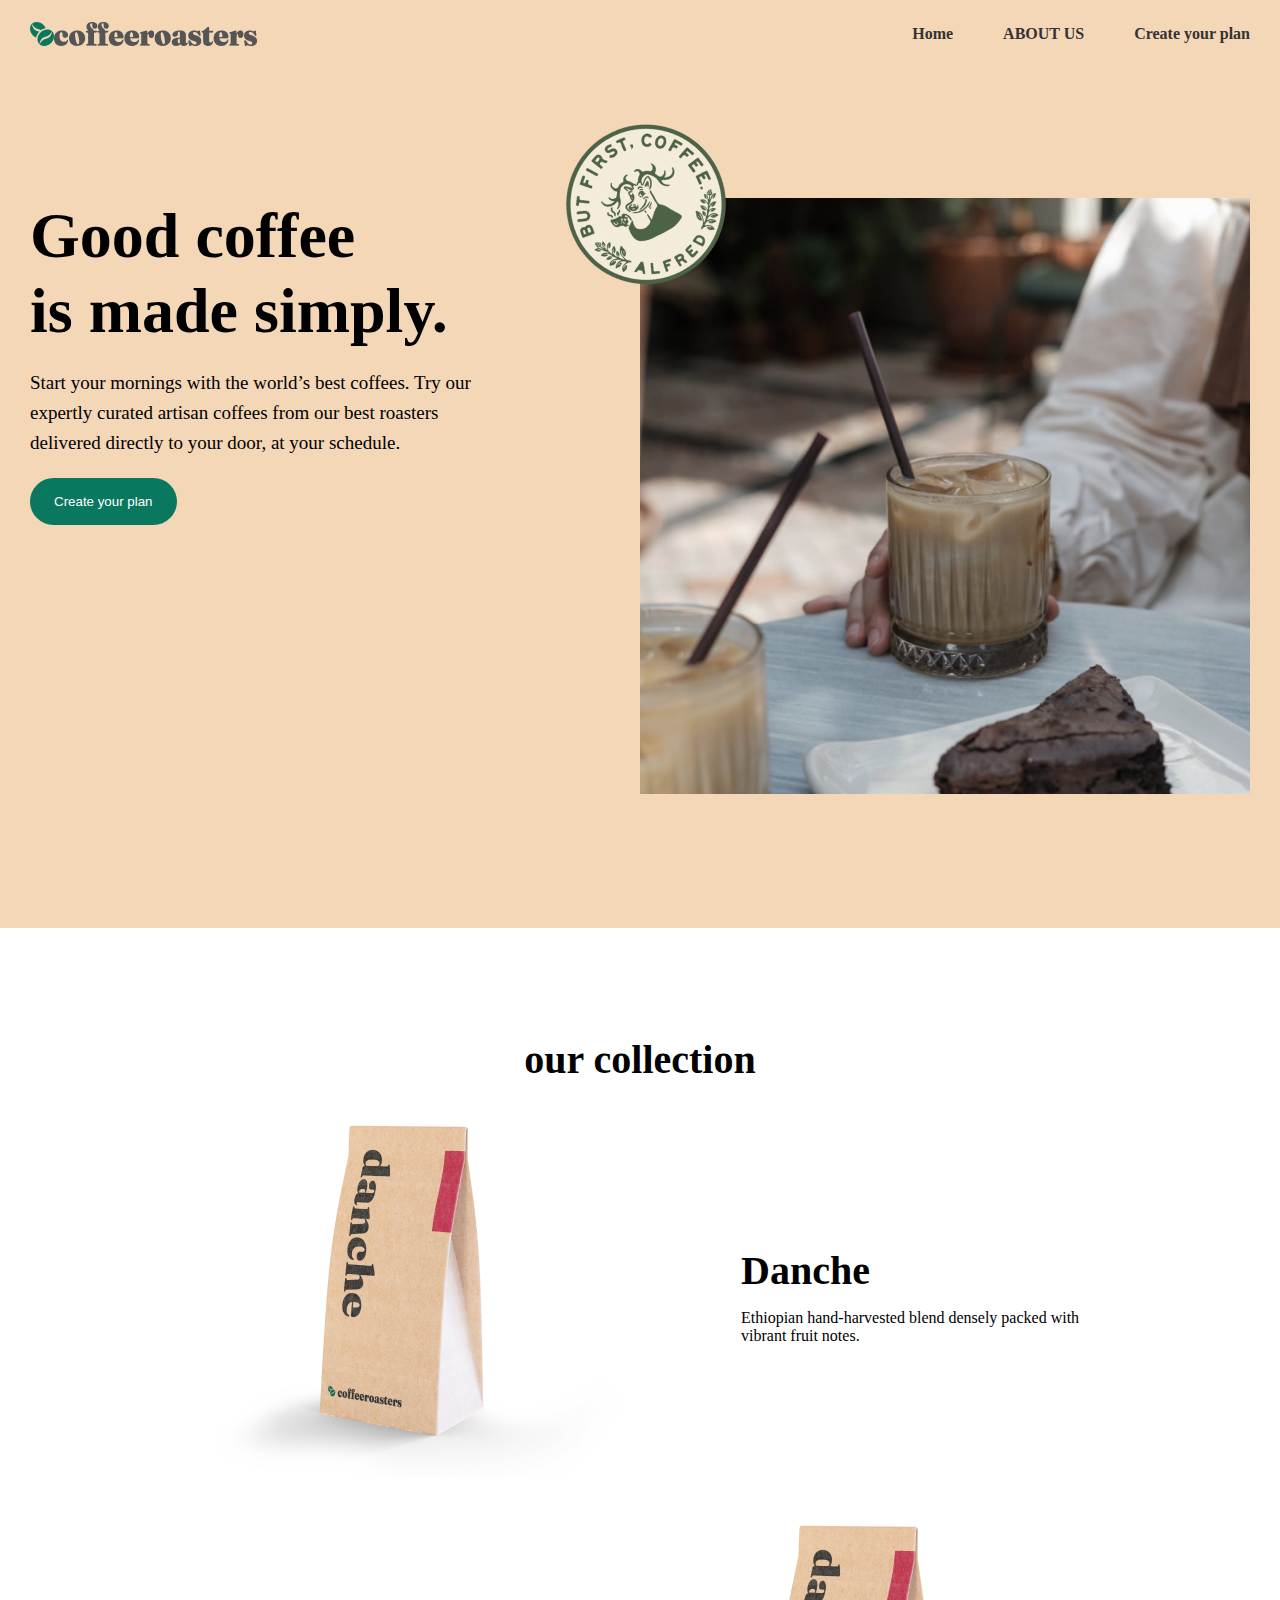
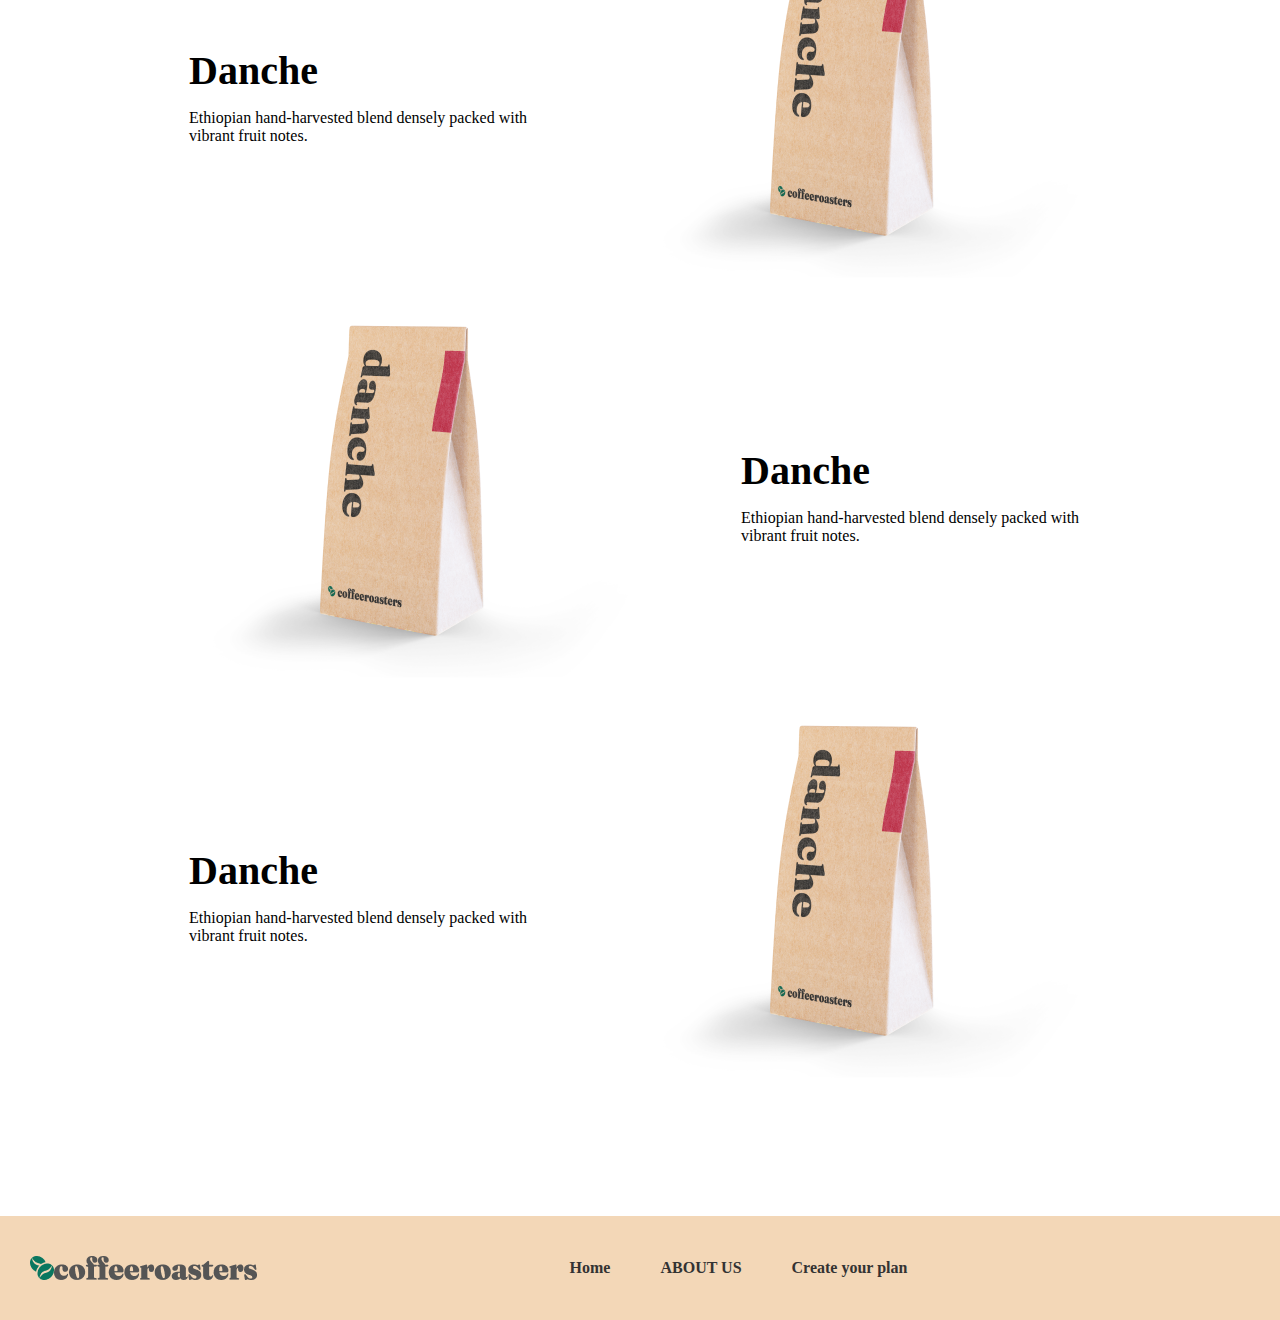
<file: index.html>
<!DOCTYPE html>
<html lang="en">
  <head>
    <meta charset="UTF-8" />
    <meta name="viewport" content="width=device-width, initial-scale=1.0" />
    <title>Document</title>
    <link rel="stylesheet" href="./style.css" />
    <link rel="stylesheet" href="https://cdnjs.cloudflare.com/ajax/libs/font-awesome/6.6.0/css/all.min.css" integrity="sha512-Kc323vGBEqzTmouAECnVceyQqyqdsSiqLQISBL29aUW4U/M7pSPA/gEUZQqv1cwx4OnYxTxve5UMg5GT6L4JJg==" crossorigin="anonymous" referrerpolicy="no-referrer" />
  </head>
  <body>
    <header>
      <div class="container">
        <img src="./img/Group 3614.png" alt="logo" />
        <ul class="menu">
          <li><a href="#">Home</a></li>
          <li><a href="./about.html">ABOUT US</a></li>
          <li><a href="#">Create your plan</a></li>
        </ul>
      </div>
    </header>
    <main>
      <section class="hero">
        <div class="container">
          <div class="hero-text">
            <h1>
              Good coffee <br />
              is made simply.
            </h1>
            <p>
              Start your mornings with the world’s best coffees. Try our
              expertly curated artisan coffees from our best roasters delivered
              directly to your door, at your schedule.
            </p>
            <button class="btn">Create your plan</button>
          </div>
          <div class="hero-img">
            <img src="./img/Rectangle 679.png" alt="sdf" class="katta" />
            <img src="./img/image 40.png" alt="se" class="kichik" />
          </div>
        </div>
      </section>
      <section class="container coffee">
        <h2>our collection</h2>
        <div class="ota">
          <img src="./img/kopi4.png" alt="asd" />
          <div class="coffee-text">
            <h2>Danche</h2>
            <p>
              Ethiopian hand-harvested blend densely packed with vibrant fruit
              notes.
            </p>
          </div>
          
        </div>
        <div class="ota">
            <div class="coffee-text">
                <h2>Danche</h2>
                <p>
                    Ethiopian hand-harvested blend densely packed with vibrant fruit
                    notes.
                </p>
            </div>
            <img src="./img/kopi4.png" alt="asd" />
            
          </div>
          <div class="ota">
            <img src="./img/kopi4.png" alt="asd" />
            <div class="coffee-text">
              <h2>Danche</h2>
              <p>
                Ethiopian hand-harvested blend densely packed with vibrant fruit
                notes.
              </p>
            </div>
            
          </div>
          <div class="ota">
              <div class="coffee-text">
                  <h2>Danche</h2>
                  <p>
                      Ethiopian hand-harvested blend densely packed with vibrant fruit
                      notes.
                  </p>
              </div>
              <img src="./img/kopi4.png" alt="asd" />
              
            </div>
      </section>
    </main>
    <footer>
        <div class="container">
          <img src="./img/Group 3614.png" alt="logo" />
          <ul class="menu">
            <li><a href="./index.html">Home</a></li>
            <li><a href="./about.html">ABOUT US</a></li>
            <li><a href="#">Create your plan</a></li>
          </ul>
          <div class="icons">
            <i class="fa-brands fa-facebook"></i>
            <i class="fa-brands fa-twitter"></i>
            <i class="fa-brands fa-instagram"></i>
          </div>
        </div>
      </footer>
  </body>
</html>
</file>
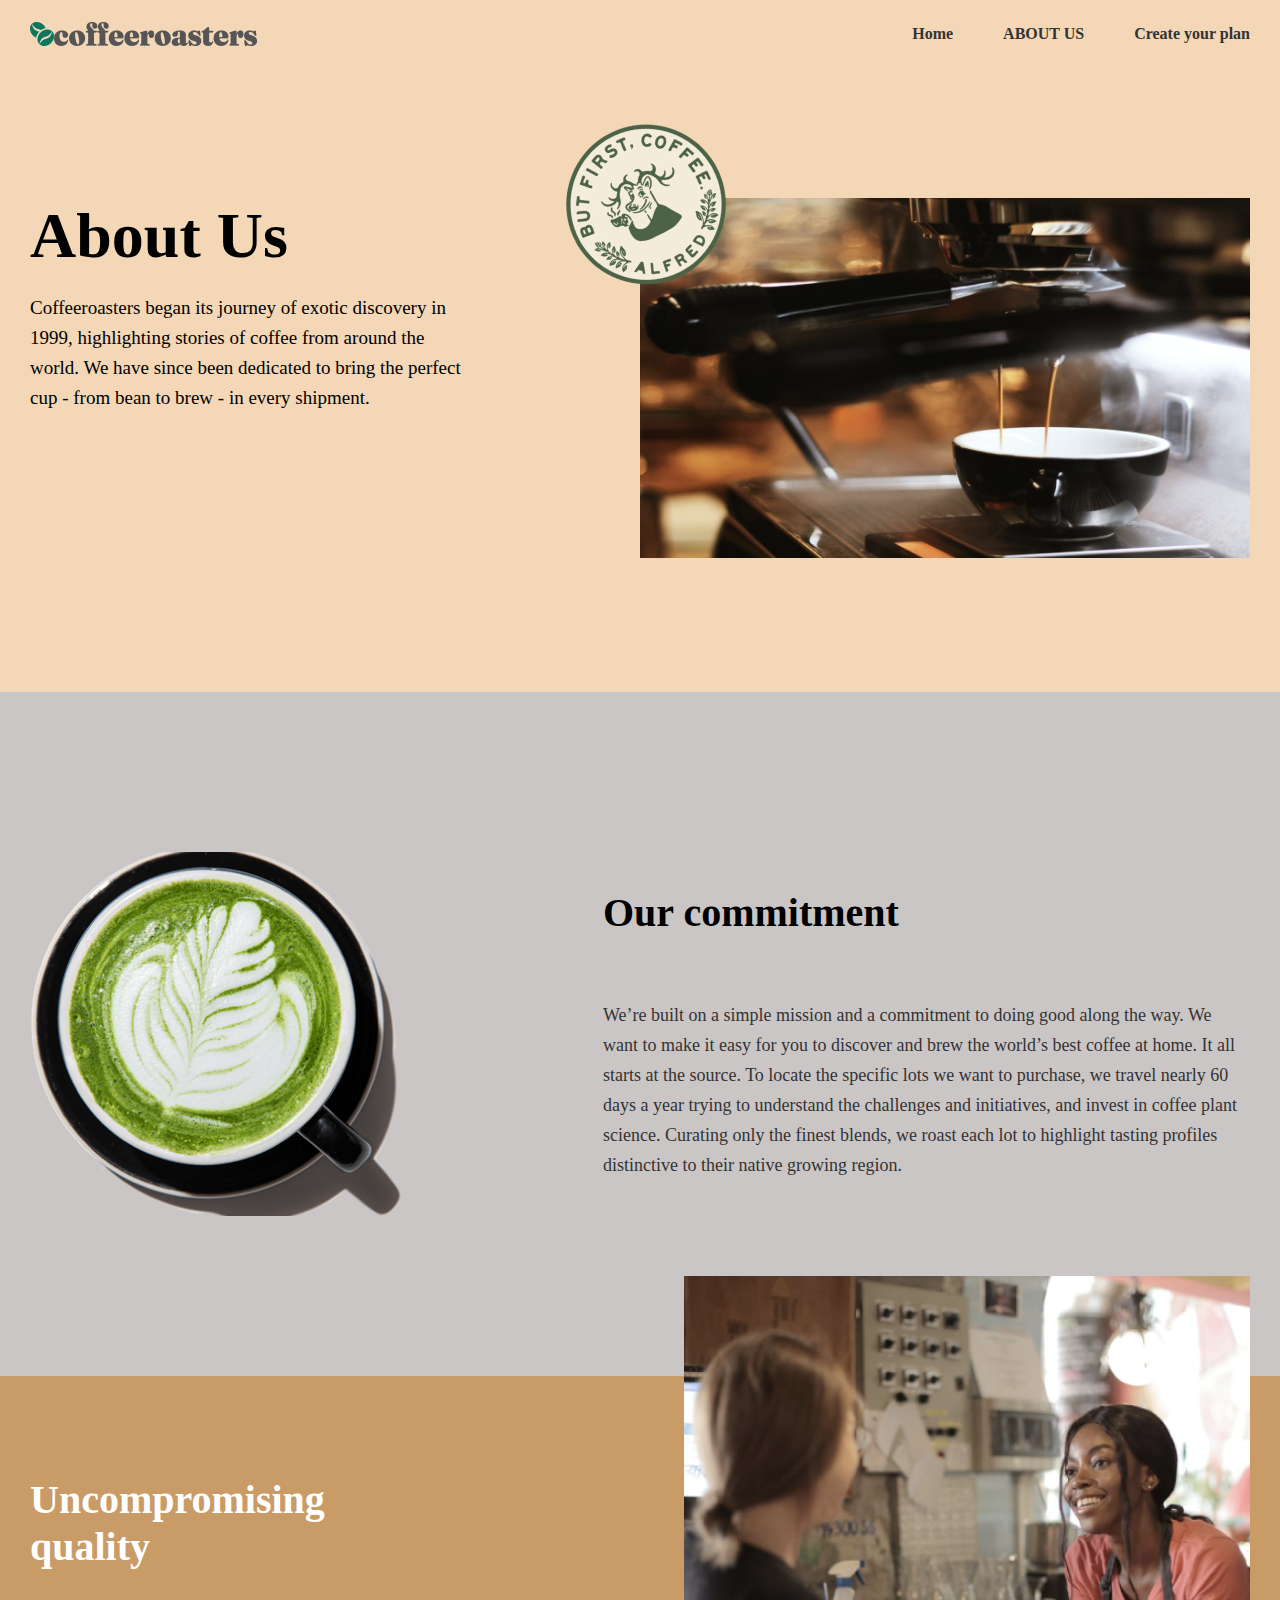
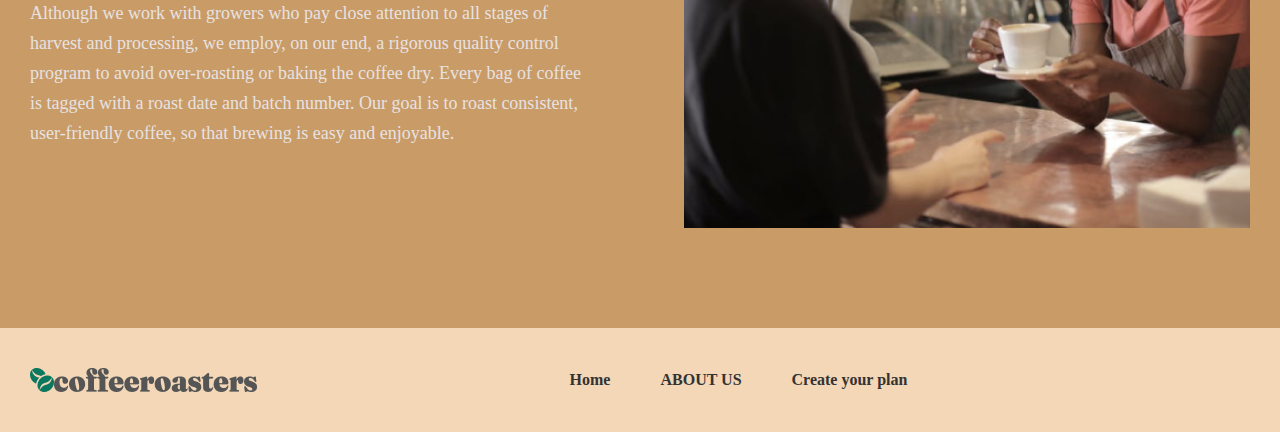
<file: about.html>
<!DOCTYPE html>
<html lang="en">
  <head>
    <meta charset="UTF-8" />
    <meta name="viewport" content="width=device-width, initial-scale=1.0" />
    <title>Document</title>
    <link rel="stylesheet" href="./style.css" />
    <link rel="stylesheet" href="https://cdnjs.cloudflare.com/ajax/libs/font-awesome/6.6.0/css/all.min.css" integrity="sha512-Kc323vGBEqzTmouAECnVceyQqyqdsSiqLQISBL29aUW4U/M7pSPA/gEUZQqv1cwx4OnYxTxve5UMg5GT6L4JJg==" crossorigin="anonymous" referrerpolicy="no-referrer" />
  </head>
  <body>
    <header>
      <div class="container">
        <img src="./img/Group 3614.png" alt="logo" />
        <ul class="menu">
          <li><a href="./index.html">Home</a></li>
          <li><a href="./about.html">ABOUT US</a></li>
          <li><a href="#">Create your plan</a></li>
        </ul>
      </div>
    </header>
    <main>
      <section class="hero">
        <div class="container">
          <div class="hero-text">
            <h1>About Us</h1>
            <p>
              Coffeeroasters began its journey of exotic discovery in 1999,
              highlighting stories of coffee from around the world. We have
              since been dedicated to bring the perfect cup - from bean to brew
              - in every shipment.
            </p>
          </div>
          <div class="hero-img">
            <img src="./img/Rectangle 679 (1).png" alt="sdf" class="katta" />
            <img src="./img/image 40.png" alt="se" class="kichik" />
          </div>
        </div>
      </section>
      <section class="our">
        <div class="container">
          <img src="./img/cup-6 1.png" alt="sdf" />
          <div class="our-text">
            <h2>Our commitment</h2>
            <p>
              We’re built on a simple mission and a commitment to doing good
              along the way. We want to make it easy for you to discover and
              brew the world’s best coffee at home. It all starts at the source.
              To locate the specific lots we want to purchase, we travel nearly
              60 days a year trying to understand the challenges and
              initiatives, and invest in coffee plant science. Curating only the
              finest blends, we roast each lot to highlight tasting profiles
              distinctive to their native growing region.
            </p>
          </div>
        </div>
      </section>
      <section class="quality">
        <div class="container">
          <div class="quality-text">
            <h2>
              Uncompromising <br />
              quality
            </h2>
            <p>
              Although we work with growers who pay close attention to all stages
              of harvest and processing, we employ, on our end, a rigorous quality
              control program to avoid over-roasting or baking the coffee dry.
              Every bag of coffee is tagged with a roast date and batch number.
              Our goal is to roast consistent, user-friendly coffee, so that
              brewing is easy and enjoyable.
            </p>
          </div>
          <img src="./img/Rectangle 681.png" alt="adds">
        </div>
      </section>
    </main>
    <footer>
      <div class="container">
        <img src="./img/Group 3614.png" alt="logo" />
        <ul class="menu">
          <li><a href="./index.html">Home</a></li>
          <li><a href="./about.html">ABOUT US</a></li>
          <li><a href="#">Create your plan</a></li>
        </ul>
        <div class="icons">
          <i class="fa-brands fa-facebook"></i>
          <i class="fa-brands fa-twitter"></i>
          <i class="fa-brands fa-instagram"></i>
        </div>
      </div>
    </footer>
  </body>
</html>
</file>
<file: style.css>
* {
  margin: 0;
  padding: 0;
  box-sizing: border-box;
}
.container {
  max-width: 1220px;
  margin: 0 auto;
}

@keyframes aylan {
  from {
    transform: rotate(0deg);
  }
  to {
    transform: rotate(360deg);
  }
}

header {
  background: #f3d7b7;
  padding: 22px 0;
}
header .container {
  display: flex;
  align-items: center;
  justify-content: space-between;
}
.menu {
  display: flex;
  align-items: center;
  gap: 50px;
  list-style: none;
}
.menu li a {
  font-size: 16px;
  font-weight: 700;
  color: #333333;
  text-decoration: none;
}

.hero {
  padding: 130px 0;
  background-color: #f3d7b7;
}
.hero .container {
  display: flex;
  gap: 166px;
}
.hero-text {
  width: 504px;
}
.hero-text p {
  margin: 20px 0;
  line-height: 30px;
  font-size: 19px;
}
.btn {
  color: white;
  padding: 16px 24px;
  background: #0a775f;
  border-radius: 40px;
  border: none;
}
h1 {
  font-size: 64px;
  font-weight: 700;
  line-height: 75px;
}
.katta {
  width: 610px;
}
.hero-img {
  position: relative;
}
.kichik {
  position: absolute;
  top: -100px;
  left: -100px;
  animation-name: aylan;
  animation-duration: 5s;
  animation-iteration-count: infinite;
}
.coffee {
  padding: 108px 0;
  text-align: center;
}
.ota {
  display: flex;
  align-items: center;
  justify-content: center;
  margin: 25px 0;
  gap: 100px;
}
.coffee-text {
  width: 350px;
  text-align: left;
}
h2 {
  font-size: 40px;
  margin-bottom: 15px;
}
.ota img {
  transition: 1s;
}
.ota img:hover {
  transform: scale(1.2);
}

footer {
  background: #f3d7b7;
  padding: 40px 0;
}
footer .container {
  display: flex;
  align-items: center;
  justify-content: space-between;
}

.icons {
  display: flex;
  gap: 15px;
  font-size: 24px;
}
.our {
  padding: 160px 0;
  background-color: rgb(203, 198, 198);
}

.our .container {
  display: flex;
  align-items: center;
  justify-content: space-between;
  gap: 200px;
}
.our-text p {
  font-size: 18px;
  font-weight: 400;
  line-height: 30px;
  color: #333333;
  margin-top: 64px;
}

.quality {
  background: #c99b67;
  padding: 100px 0;
}

.quality .container {
  display: flex;
  gap: 100px;
}
.quality-text {
  color: white;
  width: 639px;
}
.quality .container img {
  margin-top: -200px;
}
.quality-text p {
  font-size: 18px;
  font-weight: 400;
  line-height: 30px;
  margin-top: 28px;
  color: rgb(231, 226, 226);
}
</file>
